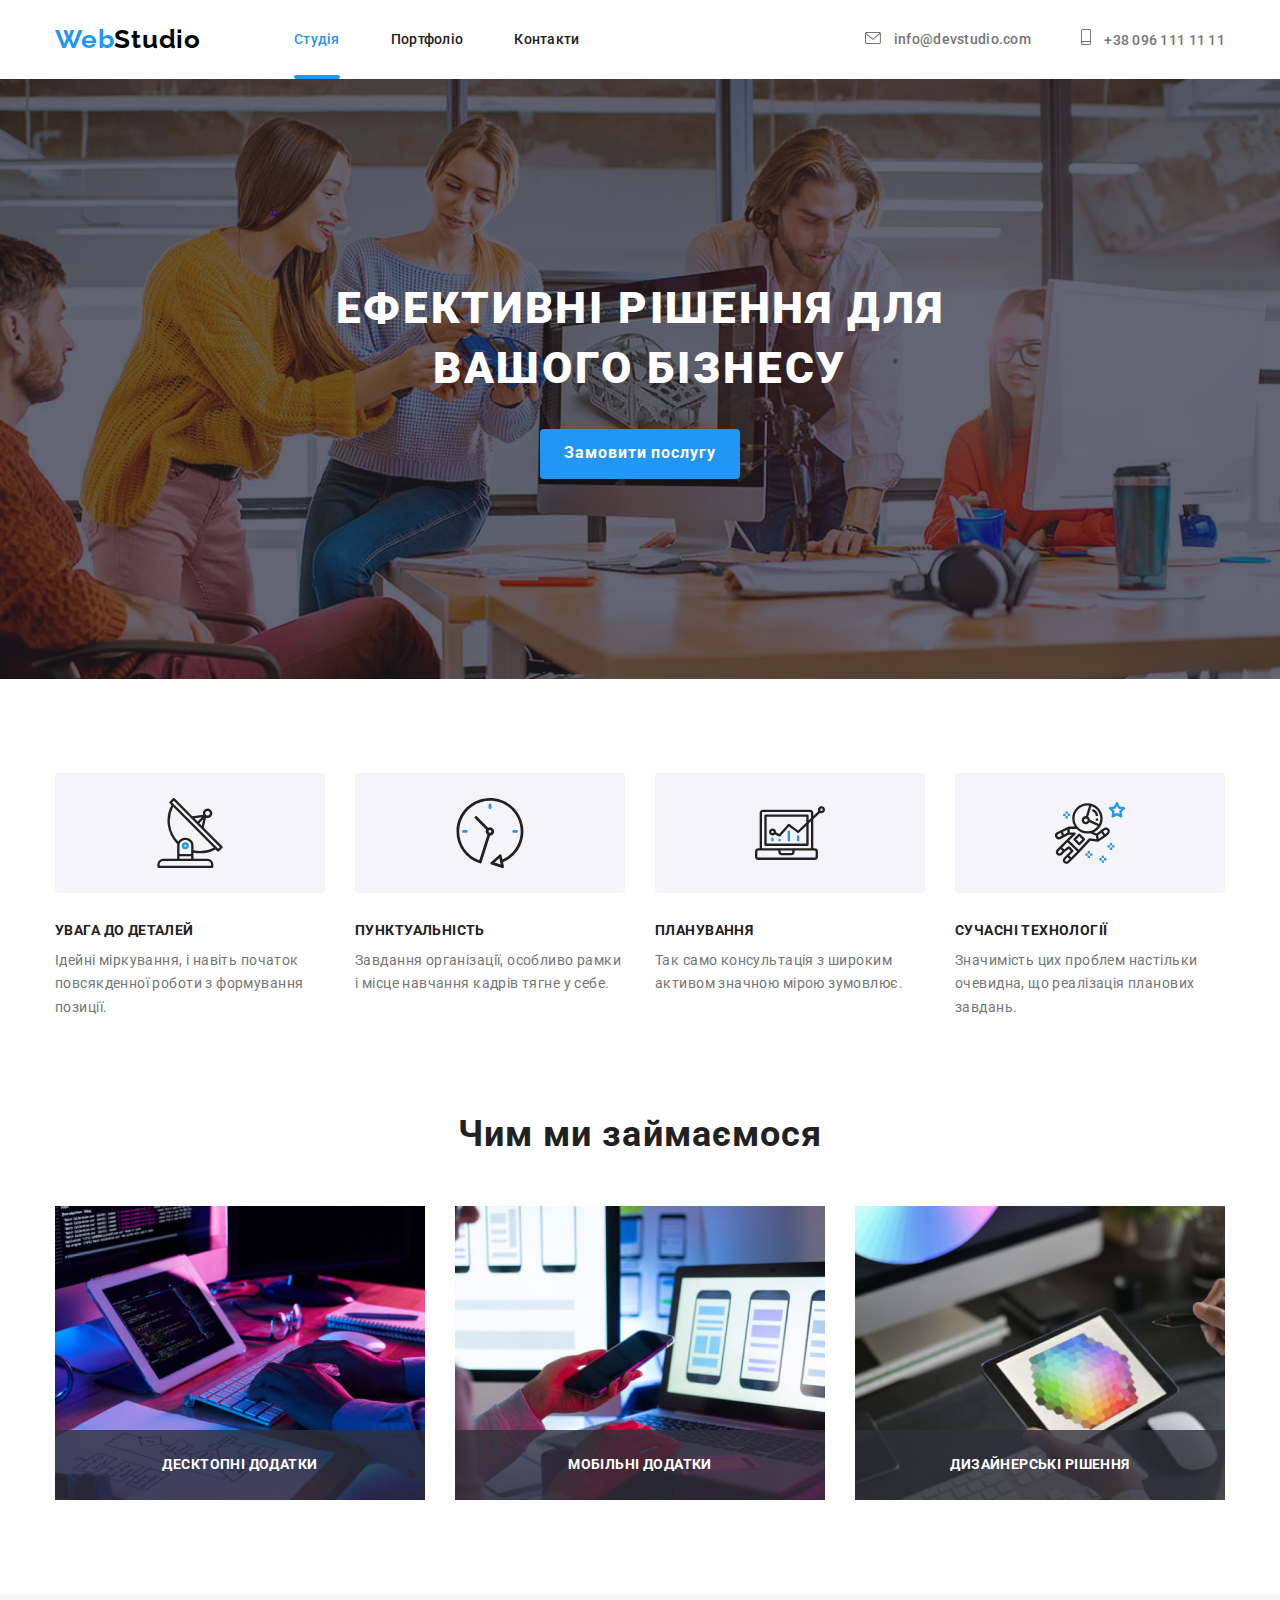
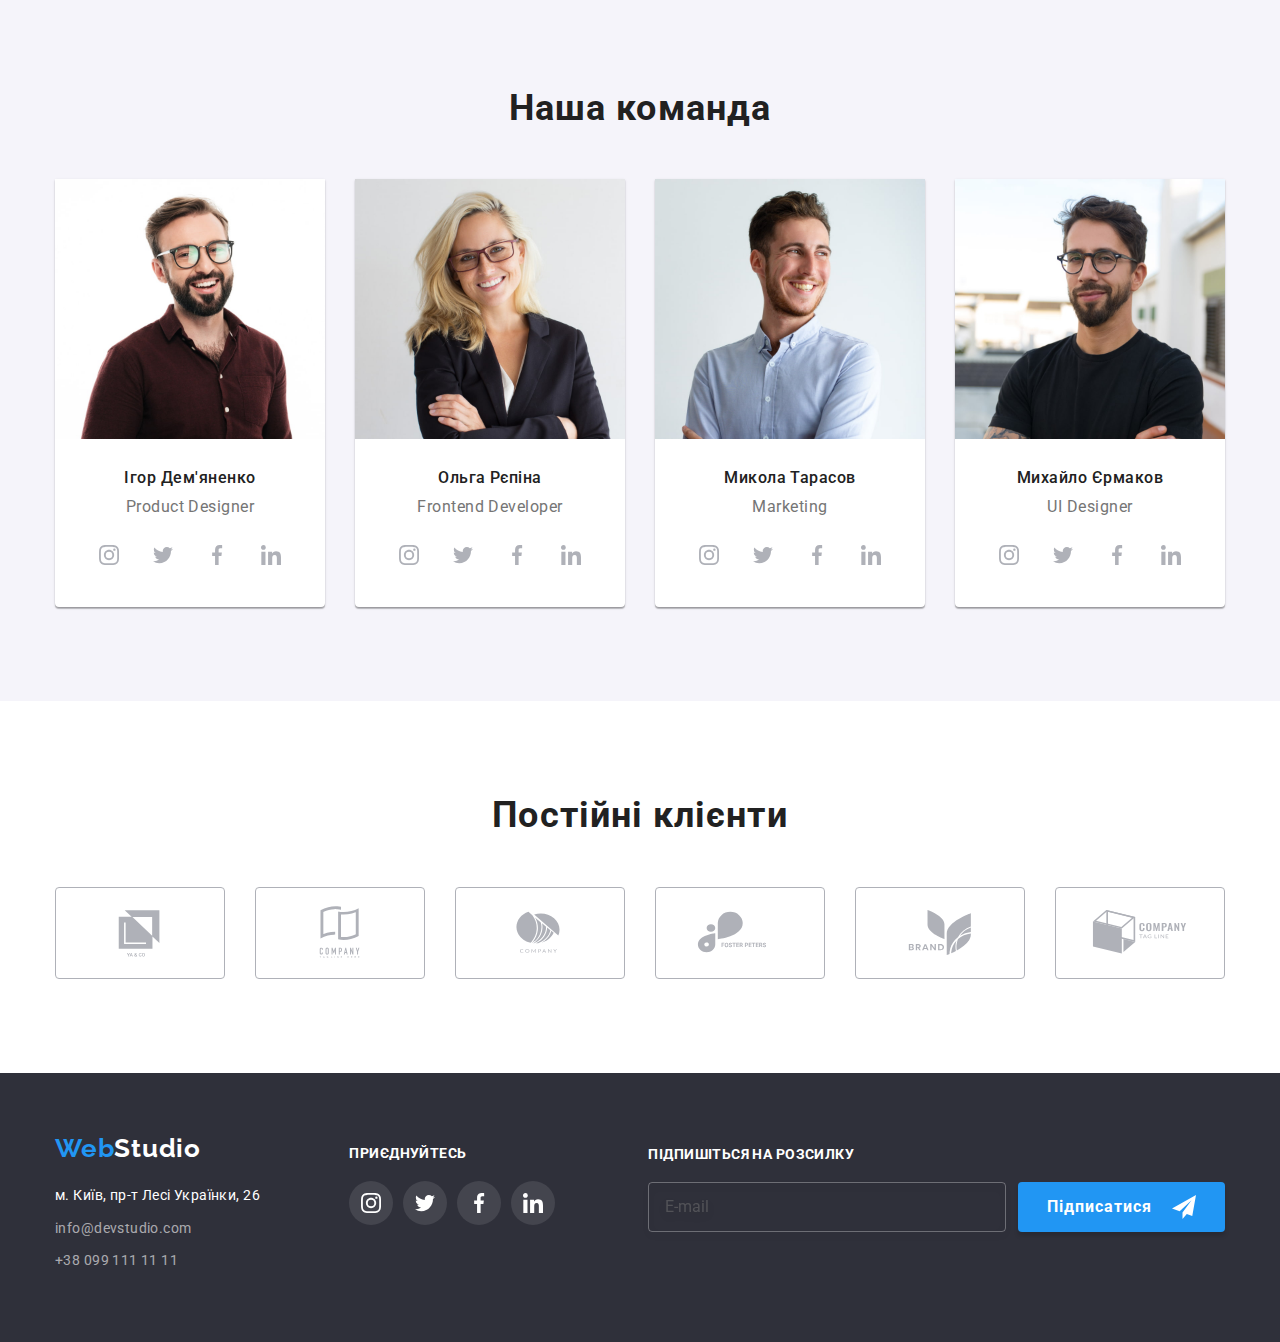
<file: index.html>
<!DOCTYPE html>
<html lang="ru">
  <head>
    <meta charset="UTF-8" />
    <meta http-equiv="X-UA-Compatible" content="IE=edge" />
    <meta name="viewport" content="width=device-width, initial-scale=1.0" />
    <title>Главная</title>
    <link rel="preconnect" href="https://fonts.googleapis.com" />
    <link rel="preconnect" href="https://fonts.gstatic.com" crossorigin />
    <link
      href="https://fonts.googleapis.com/css2?family=Raleway:wght@700&family=Roboto:wght@400;500;700;900&display=swap"
      rel="stylesheet"/>
    <link
      rel="stylesheet"
      href="https://cdnjs.cloudflare.com/ajax/libs/modern-normalize/1.1.0/modern-normalize.min.css"/>
    <link rel="stylesheet" href="./css/main.min.css"/>
   
  </head>

  <body data-page>
    <header class="header">
      <!--header logo-->
      <div class="container header__container">
        <a class="logo" lang="en" href="./index.html">
          <span class="accent">Web</span>Studio</a>
        <button class="menu__btn" type="button" data-menu-open>
            <svg width="40" height="40">
              <use href="./img/icons.svg#mobile-menu"></use>
            </svg>
          </button>
        <nav class="nav">
         <!--header section-->
          <ul class="nav__list list">
            <li class="nav__item">
              <a class="nav__link nav__link-current link" href="./index.html">Студія</a>
            </li>
            <li class="nav__item">
              <a class="nav__link link" href="./portfolio.html">Портфоліо</a>
            </li>
            <li class="nav__item">
              <a class="nav__link link" href="#contacts">Контакти</a>
            </li>
          </ul>
        </nav>
        <!--header contact-->
        <ul class="list nav__adress">
          <li class="nav__adress-list">
            <a class="nav__link nav__link-adress link" href="mailto:info@devstudio.com">
              <svg class="nav__svg" width="16" height="12">
                <use href="./img/icons.svg#email"></use>
              </svg>
              info@devstudio.com
            </a>
          </li>
          <li class="nav__adress-list">
            <a class="nav__link nav__link-adress link" href="tel:+380961111111">
              <svg class="nav__svg" width="10" height="16">
                <use href="./img/icons.svg#smartphone"></use>
              </svg>
              +38 096 111 11 11
            </a>
          </li>
        </ul>
      </div>
    </header>
    <!--Main-content-->
    <main class="main">
      <!--busines section -->
      <section class="hero bg-image-hero section">
        <div class="container hero__conteiner">
          <h1 class="hero__header">Ефективні рішення для вашого бізнесу</h1>
          <button class="btn" type="button" data-modal-open>Замовити послугу</button>
        </div>
      </section>
      <!--description section-->
      <section class="advantage section">
        <div class="container advantage__conteiner">
          <h2 class="visually-hidden">Детали</h2>
          <ul class="list">
            <div class="advantage__list">
              <li class="advantage__list-correct">
                <div class="advantage__icon">
                  <svg width="70" height="70">
                    <use href="./img/icons.svg#antenna"></use>
                  </svg>
                </div>
                <h3 class="advantage__title">УВАГА ДО ДЕТАЛЕЙ</h3>
                <p class="advantage__text">
                  Ідейні міркування, і навіть початок повсякденної роботи з формування позиції.
                </p>
              </li>
              <li class="advantage__list-correct">
                <div class="advantage__icon">
                  <svg width="70" height="70">
                    <use href="./img/icons.svg#clock"></use>
                  </svg>
                </div>
                <h3 class="advantage__title">ПУНКТУАЛЬНІСТЬ</h3>
                <p class="advantage__text">
                  Завдання організації, особливо рамки і місце навчання кадрів тягне у себе.
                </p>
              </li>
              <li class="advantage__list-correct">
                <div class="advantage__icon">
                  <svg width="70" height="70">
                    <use href="./img/icons.svg#diagram"></use>
                  </svg>
                </div>
                <h3 class="advantage__title">ПЛАНУВАННЯ</h3>
                <p class="advantage__text">
                  Так само консультація з широким активом значною мірою зумовлює.
                </p>
              </li>
              <li class="advantage__list-correct">
                <div class="advantage__icon">
                  <svg width="70" height="70">
                    <use href="./img/icons.svg#astronaut"></use>
                  </svg>
                </div>
                <h3 class="advantage__title">СУЧАСНІ ТЕХНОЛОГІЇ</h3>
                <p class="advantage__text">
                  Значимість цих проблем настільки очевидна, що реалізація планових завдань.
                </p>
              </li>
            </div>
          </ul>
        </div>
      </section>
      <!--work section-->
      <section class="work">
        <div class="container centred">
          <h2 class="work__title">Чим ми займаємося</h2>
          <ul class="list work__list">
            <li class="work__cards">
              <img src="./img/img.jpg" alt="Дизайн" width="370" height="294" />
              <div class="work__description">
                <p class="work__description-text">Десктопні додатки</p>
              </div>
            </li>
            <li class="work__cards">
              <img src="./img/img1.jpg" alt="Адаптация" width="370" height="294" />
              <div class="work__description">
                <p class="work__description-text">Мобільні додатки</p>
              </div>
            </li>
            <li class="work__cards">
              <img src="./img/img2.jpg" alt="Код" width="370" height="294" />
              <div class="work__description">
                <p class="work__description-text">Дизайнерські рішення</p>
              </div>
            </li>
          </ul>
        </div>
      </section>
      <!--team section-->
      <section class="team">
        <div class="container centred team__discription-item">
          <h2 class="work__title">Наша команда</h2>
          <ul class="list team__list">
            <li class="team__card-items">
              <img
                class="team__img"
                src="./img/imgTeams.jpg"
                alt="Игорь Демьяненко"
                width="270"
                height="260"/>
              <div class="team__card">
                <h3 class="team__title">Ігор Дем'яненко</h3>
                <p class="team__text">Product Designer</p>
                <ul class="list socials">
                  <li class="sociale-link-list">
                    <a
                      class="link sociale-link"
                      href="https://www.instagram.com/"
                      target="_blank"
                      rel="noreferrer noopener"
                      aria-label="instagram">
                      <svg class="svg-links svg-inst" width="20px" height="20px">
                        <use href="./img/icons.svg#instagram"></use>
                      </svg>
                    </a>
                  </li>
                  <li class="sociale-link-list">
                    <a
                      class="link sociale-link"
                      href="https://twitter.com/"
                      target="_blank"
                      rel="noreferrer noopener"
                      aria-label="twitter">
                      <svg class="svg-links svg-twitter" width="20px" height="20px">
                        <use href="./img/icons.svg#twitter"></use>
                      </svg>
                    </a>
                  </li>
                  <li class="sociale-link-list">
                    <a
                      class="link sociale-link"
                      href="https://www.facebook.com/"
                      target="_blank"
                      rel="noreferrer noopener"
                      aria-label="facebook">
                      <svg class="svg-links svg-facebook" width="20px" height="20px">
                        <use href="./img/icons.svg#facebook"></use>
                      </svg>
                    </a>
                  </li>
                  <li class="sociale-link-list">
                    <a
                      class="link sociale-link"
                      href="https://www.linkedin.com/"
                      target="_blank"
                      rel="noreferrer noopener"
                      aria-label="linkedin">
                      <svg class="svg-links svg-linkedin" width="20px" height="20px">
                        <use href="./img/icons.svg#linkedin"></use>
                      </svg>
                    </a>
                  </li>
                </ul>
              </div>
            </li>
            <li class="team__card-items">
              <img
                class="team-img"
                src="./img/imgTeams1.jpg"
                alt="Ольга Репина"
                width="270"
                height="260"/>
              <div class="team__card">
                <h3 class="team__title">Ольга Рєпіна</h3>
                <p class="team__text">Frontend Developer</p>
                <ul class="list socials">
                  <li class="sociale-link-list">
                    <a
                      class="link sociale-link"
                      href="https://www.instagram.com/"
                      target="_blank"
                      rel="noreferrer noopener"
                      aria-label="instagram">
                      <svg class="svg-links svg-inst" width="20px" height="20px">
                        <use href="./img/icons.svg#instagram"></use>
                      </svg>
                    </a>
                  </li>
                  <li class="sociale-link-list">
                    <a
                      class="link sociale-link"
                      href="https://twitter.com/"
                      target="_blank"
                      rel="noreferrer noopener"
                      aria-label="twitter">
                      <svg class="svg-links svg-twitter" width="20px" height="20px">
                        <use href="./img/icons.svg#twitter"></use>
                      </svg>
                    </a>
                  </li>
                  <li class="sociale-link-list">
                    <a
                      class="link sociale-link"
                      href="https://www.facebook.com/"
                      target="_blank"
                      rel="noreferrer noopener"
                      aria-label="facebook">
                      <svg class="svg-links svg-facebook" width="20px" height="20px">
                        <use href="./img/icons.svg#facebook"></use>
                      </svg>
                    </a>
                  </li>
                  <li class="sociale-link-list">
                    <a
                      class="link sociale-link"
                      href="https://www.linkedin.com/"
                      target="_blank"
                      rel="noreferrer noopener"
                      aria-label="linkedin">
                      <svg class="svg-links svg-linkedin" width="20px" height="20px">
                        <use href="./img/icons.svg#linkedin"></use>
                      </svg>
                    </a>
                  </li>
                </ul>
              </div>
            </li>
            <li class="team__card-items">
              <img
                class="team-img"
                src="./img/imgTeams2.jpg"
                alt="Николай Тарасов"
                width="270"
                height="260"/>
              <div class="team__card">
                <h3 class="team__title">Микола Тарасов</h3>
                <p class="team__text">Marketing</p>
                <ul class="list socials">
                  <li class="sociale-link-list">
                    <a
                      class="link sociale-link"
                      href="https://www.instagram.com/"
                      target="_blank"
                      rel="noreferrer noopener"
                      aria-label="instagram">
                      <svg class="svg-links svg-inst" width="20px" height="20px">
                        <use href="./img/icons.svg#instagram"></use>
                      </svg>
                    </a>
                  </li>
                  <li class="sociale-link-list">
                    <a
                      class="link sociale-link"
                      href="https://twitter.com/"
                      target="_blank"
                      rel="noreferrer noopener"
                      aria-label="twitter">
                      <svg class="svg-links svg-twitter" width="20px" height="20px">
                        <use href="./img/icons.svg#twitter"></use>
                      </svg>
                    </a>
                  </li>
                  <li class="sociale-link-list">
                    <a
                      class="link sociale-link"
                      href="https://www.facebook.com/"
                      target="_blank"
                      rel="noreferrer noopener"
                      aria-label="facebook">
                      <svg class="svg-links svg-facebook" width="20px" height="20px">
                        <use href="./img/icons.svg#facebook"></use>
                      </svg>
                    </a>
                  </li>
                  <li class="sociale-link-list">
                    <a
                      class="link sociale-link"
                      href="https://www.linkedin.com/"
                      target="_blank"
                      rel="noreferrer noopener"
                      aria-label="linkedin">
                      <svg class="svg-links svg-linkedin" width="20px" height="20px">
                        <use href="./img/icons.svg#linkedin"></use>
                      </svg>
                    </a>
                  </li>
                </ul>
              </div>
            </li>
            <li class="team__card-items">
              <img
                class="team-img"
                src="./img/imgTeams3.jpg"
                alt="Михаил Ермаков"
                width="270"
                height="260"/>
              <div class="team__card">
                <h3 class="team__title">Михайло Єрмаков</h3>
                <p class="team__text">UI Designer</p>
                <ul class="list socials">
                  <li class="sociale-link-list">
                    <a
                      class="link sociale-link"
                      href="https://www.instagram.com/"
                      target="_blank"
                      rel="noreferrer noopener"
                      aria-label="instagram">
                      <svg class="svg-links svg-inst" width="20px" height="20px">
                        <use href="./img/icons.svg#instagram"></use>
                      </svg>
                    </a>
                  </li>
                  <li class="sociale-link-list">
                    <a
                      class="link sociale-link"
                      href="https://twitter.com/"
                      target="_blank"
                      rel="noreferrer noopener"
                      aria-label="twitter">
                      <svg class="svg-links svg-twitter" width="20px" height="20px">
                        <use href="./img/icons.svg#twitter"></use>
                      </svg>
                    </a>
                  </li>
                  <li class="sociale-link-list">
                    <a
                      class="link sociale-link"
                      href="https://www.facebook.com/"
                      target="_blank"
                      rel="noreferrer noopener"
                      aria-label="facebook">
                      <svg class="svg-links svg-facebook" width="20px" height="20px">
                        <use href="./img/icons.svg#facebook"></use>
                      </svg>
                    </a>
                  </li>
                  <li class="sociale-link-list">
                    <a
                      class="link sociale-link"
                      href="https://www.linkedin.com/"
                      target="_blank"
                      rel="noreferrer noopener"
                      aria-label="linkedin">
                      <svg class="svg-links svg-linkedin" width="20px" height="20px">
                        <use href="./img/icons.svg#linkedin"></use>
                      </svg>
                    </a>
                  </li>
                </ul>
              </div>
            </li>
          </ul>
        </div>
      </section>
      <!--client section-->
      <section class="client">
        <div class="container centred client__decoration">
          <h2 class="work__title">Постійні клієнти</h2>
          <ul class="list client__decoration-list">
            <li class="client__decoration-item">
              <a
                class="client__sociale-link"
                href=""
                target="_blank"
                rel="noreferrer noopener"
                lang="en"
                aria-label="company1">
                <svg class="client__icons" width="106" height="60">
                  <use href="./img/icons.svg#logo"></use>
                </svg>
              </a>
            </li>
            <li class="client__decoration-item">
              <a
                class="client__sociale-link"
                href=""
                target="_blank"
                rel="noreferrer noopener"
                lang="en"
                aria-label="company1">
                <svg class="client__icons" width="106" height="60">
                  <use href="./img/icons.svg#logo-1"></use>
                </svg>
              </a>
            </li>
            <li class="client__decoration-item">
              <a
                class="client__sociale-link"
                href=""
                target="_blank"
                rel="noreferrer noopener"
                lang="en"
                aria-label="company1">
                <svg class="client__icons" width="106" height="60">
                  <use href="./img/icons.svg#logo-2"></use>
                </svg>
              </a>
            </li>
            <li class="client__decoration-item">
              <a
                class="client__sociale-link"
                href=""
                target="_blank"
                rel="noreferrer noopener"
                lang="en"
                aria-label="company1">
                <svg class="client__icons" width="106" height="60">
                  <use href="./img/icons.svg#logo-3"></use>
                </svg>
              </a>
            </li>
            <li class="client__decoration-item">
              <a
                class="client__sociale-link"
                href=""
                target="_blank"
                rel="noreferrer noopener"
                lang="en"
                aria-label="company1">
                <svg class="client__icons" width="106" height="60">
                  <use href="./img/icons.svg#logo-4"></use>
                </svg>
              </a>
            </li>
            <li class="client__decoration-item">
              <a
                class="client__sociale-link"
                href=""
                target="_blank"
                rel="noreferrer noopener"
                lang="en"
                aria-label="company1">
                <svg class="client__icons" width="106" height="60">
                  <use href="./img/icons.svg#logo-5"></use>
                </svg>
              </a>
            </li>
          </ul>
        </div>
      </section>
    </main>
    <!--Footer section-->
    <footer class="footer">
      <!--footer logo-->
      <div class="container footer__conteiner">
        <div class="footer__left">
          <a class="footer__logo" lang="en" href="/"><span class="accent">Web</span>Studio</a>
          <!--footer contact-->
          <address>
            <p class="footer__text">м. Київ, пр-т Лесі Українки, 26</p>
            <ul class="list">
              <li class="footer__margin">
                <a href="mailto:info@devstudio.com" class="footer__contact-link"
                  >info@devstudio.com</a>
              </li>
              <li class="footer__margin">
                <a href="tel:+380991111111" class="footer__contact-link">+38 099 111 11 11</a>
              </li>
            </ul>
          </address>
        </div>
        <div class="footer__right">
          <p class="footer__advantege-title">приєднуйтесь</p>
          <ul class="list socials">
            <li class="sociale-link-list">
              <a
                class="link footer__sociale-link"
                href="https://www.instagram.com/"
                target="_blank"
                rel="noreferrer noopener"
                aria-label="instagram">
                <svg class="footer__svg-links svg-inst" width="20px" height="20px">
                  <use href="./img/icons.svg#instagram"></use>
                </svg>
              </a>
            </li>
            <li class="sociale-link-list">
              <a
                class="link footer__sociale-link"
                href="https://twitter.com/"
                target="_blank"
                rel="noreferrer noopener"
                aria-label="twitter">
                <svg class="footer__svg-links svg-inst" width="20px" height="20px">
                  <use href="./img/icons.svg#twitter"></use>
                </svg>
              </a>
            </li>
            <li class="sociale-link-list">
              <a
                class="link footer__sociale-link"
                href="https://www.facebook.com/"
                target="_blank"
                rel="noreferrer noopener"
                aria-label="facebook">
                <svg class="footer__svg-links svg-inst" width="20px" height="20px">
                  <use href="./img/icons.svg#facebook"></use>
                </svg>
              </a>
            </li>
            <li class="sociale-link-list">
              <a
                class="link footer__sociale-link"
                href="https://www.linkedin.com/"
                target="_blank"
                rel="noreferrer noopener"
                aria-label="linkedin">
                <svg class="footer__svg-links svg-inst" width="20px" height="20px">
                  <use href="./img/icons.svg#linkedin"></use>
                </svg>
              </a>
            </li>
          </ul>
        </div>
        <form class="subscribe">
          <p class="footer__advantege-title">Підпишіться на розсилку</p>
          <div class="footer__input-email">
            <input class="footer__border" name="user-email" type="email" placeholder="E-mail"  minlength="9"
            maxlength="50"
            required/>
            <button class="btn footer__email-btn">
              Підписатися
              <svg class="footer__btn-icon" width="24" height="24">
                <use href="./img/icons.svg#email-footer"></use>
              </svg>
            </button>
          </div>
        </form>
      </div>
    </footer>
    <!--Modal window-->
    <div class="backdrop is-hidden" data-modal>
      <div class="modal">
        <button class="modal__btn" data-modal-close>
          <svg class="modal__btn-icon" width="18" height="18">
            <use href="./img/icons.svg#icon-close"></use>
          </svg>
        </button>

        <form class="register__form">
          <strong class="register__form-title">Залиште свої дані, ми вам передзвонимо</strong>
          <div class="register__form-group" role="groupe">
            <label class="register__form-wrap">
              <span class="register__form-label">Ім'я</span>
              <input
                class="register__form-input"
                name="user-name"
                type="text"
                placeholder=""
                minlength="3"
                maxlength="30"
                required/>
              <svg class="register__form-icons" width="18" height="18">
                <use href="./img/icons.svg#persona-modal"></use>
              </svg>
            </label>
            <label class="register__form-wrap">
              <span class="register__form-label">Телефон</span>
              <input
                class="register__form-input"
                name="user-contact"
                type="tel"
                placeholder=""
                minlength="10"
                maxlength="13"
                required/>
              <svg class="register__form-icons" width="18" height="18">
                <use href="./img/icons.svg#tel-modal"></use>
              </svg>
            </label>
            <label class="register__form-wrap">
              <span class="register__form-label">Пошта</span>
              <input
                class="register__form-input"
                name="user-email"
                type="email"
                placeholder=""
                minlength="9"
                maxlength="50"
                required/>
              <svg class="register__form-icons" width="18" height="18">
                <use href="./img/icons.svg#email-modal"></use>
              </svg>
            </label>
            <label class="register__form-wrap">
              <span class="register__form-label">Коментар</span>
              <textarea
                class="register__form-messege"
                name="text"
                rows="5"
                id="coment"
                autocomplete="off"
                placeholder="Введіть текст"
              ></textarea>
            </label>
          </div>
          <label class="register__form-agreement">
            <input class="register__checkbox visually-hidden" type="checkbox" name="agreement"  
          required />
            <svg class="register__icon" width="16" height="15">
              <use class="register__icon-uncheck" href="./img/icons.svg#click-modal"></use>
              <use class="register__icon-check" href="./img/icons.svg#click-check"></use>
            </svg>
            <span class="register__form-agriment-text">
              Погоджуюся з розсилкою та приймаю
              <a class="register__form-agreement-link" href="">Умови договору</a>
            </span>
          </label>
          <button class="btn register__form-btn" type="submit">Відправити</button>
        </form>
      </div>
    </div>

    <!--Mobile menu-->
    <div class="menu__overlay" data-menu>
      <div class="menu__container">
         <button class="mobile__menu__btn" type="button" data-menu-close>
            <svg class="mobile__menu__btn__icon" width="40" height="40">
               <use href="./img/icons.svg#mobile-close"></use>
            </svg></button>
         <ul class="list mobile__list__nav ">
            <li><a href="index.html" class="mobile__list__nav__link-current">Студія</a></li>
            <li><a href="portfolio.html" class="mobile__list__nav__link">Портфоліо</a></li>
            <li><a href="" class="mobile__list__nav__link">Контакти</a></li>
         </ul>

         <ul class="list mobile__list__contacts">
            <li>
               <a class="mobile__list__contacts__tel" href="tel:+380961111111">+38 096 111 11 11</a>
            </li>
            <li>
               <a class="mobile__list__contacts__mail" href="mailto:info@devstudio.com">info@devstudio.com</a>
            </li>
         </ul> 

         <ul class="mobile__social__list list">
            <li class="mobile__social__list__item"><a class="mobile__social__list__link" href="">Instagram</a></li>
            <li class="mobile__social__list__item"><a class="mobile__social__list__link" href="">Twitter</a></li>
            <li class="mobile__social__list__item"><a class="mobile__social__list__link" href="">Facebook</a></li>
            <li class="mobile__social__list__item"><a class="mobile__social__list__link" href="">LinkedIn</a></li>
         </ul>
      </div>
   </div>

   <script src="./Js/modal.js"></script>
   <script src="./Js/mobile-menu.js"></script>
  </body>
</html>
</file>
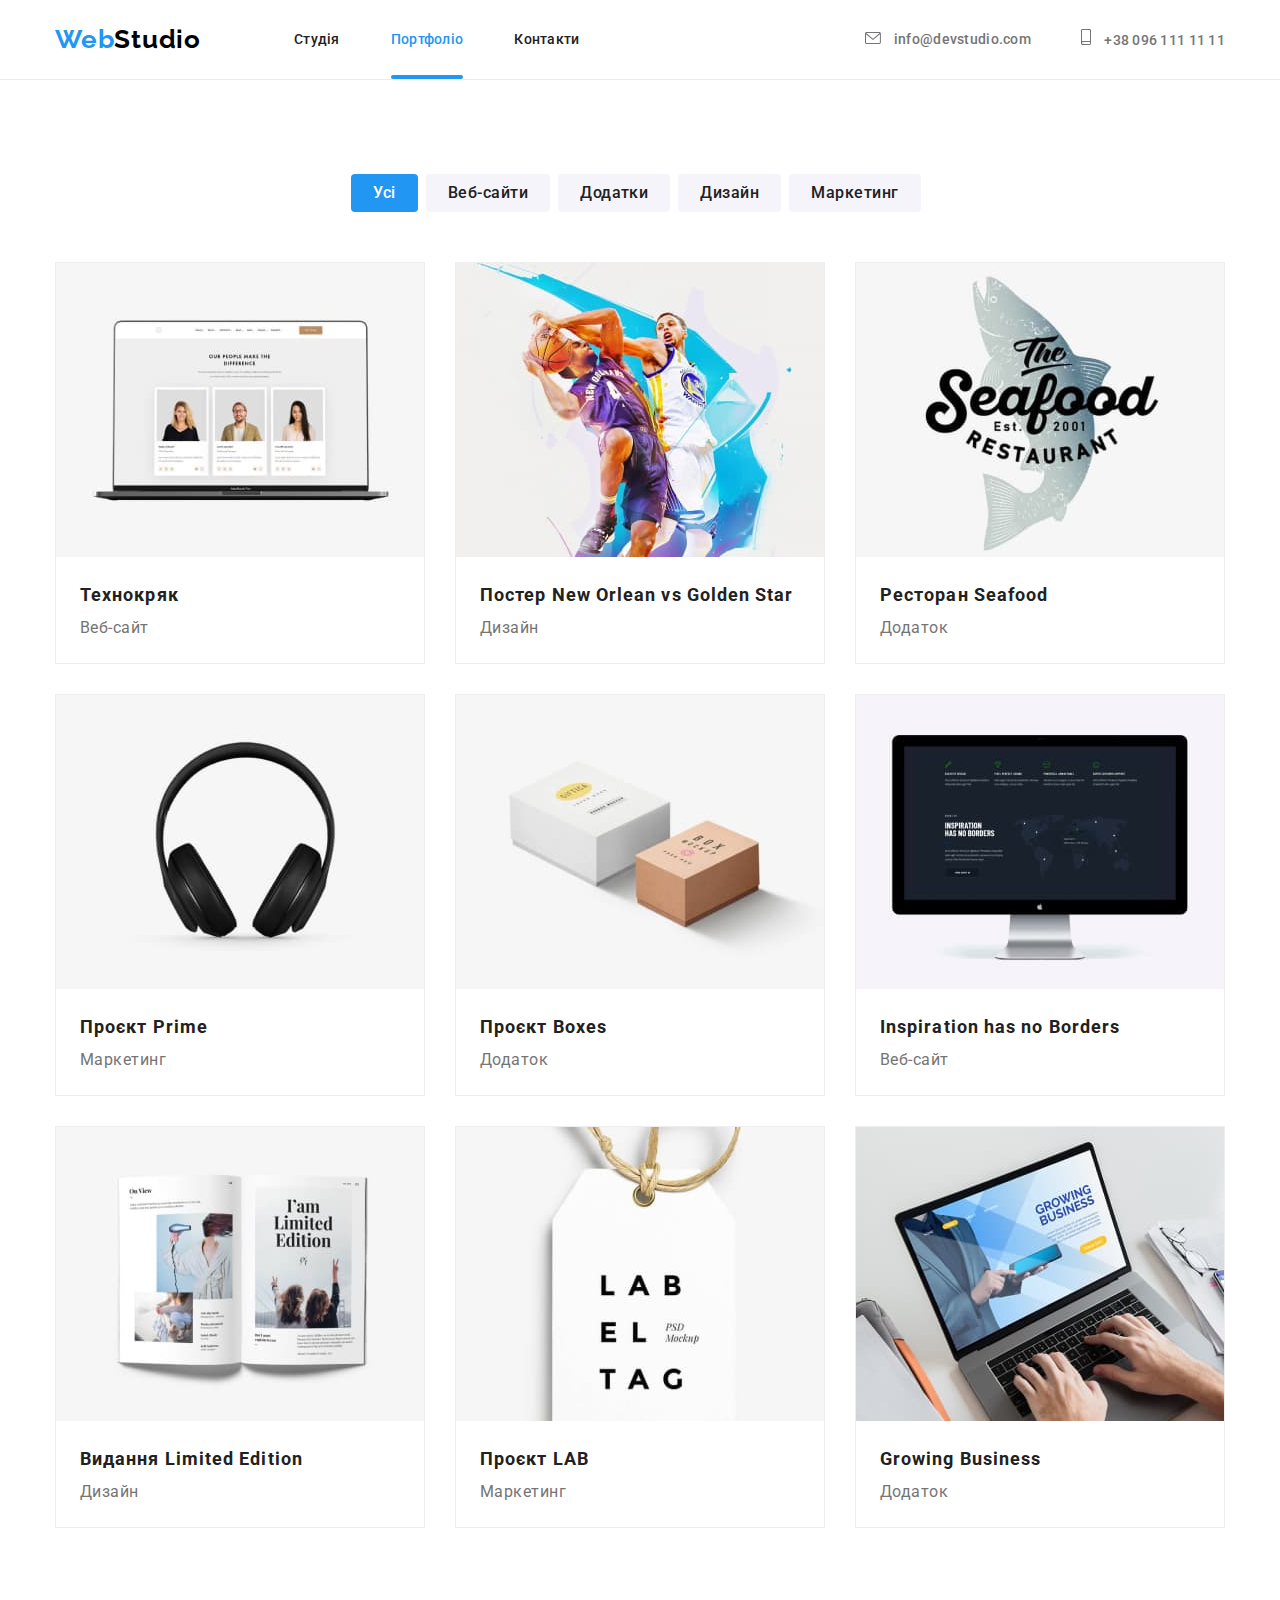
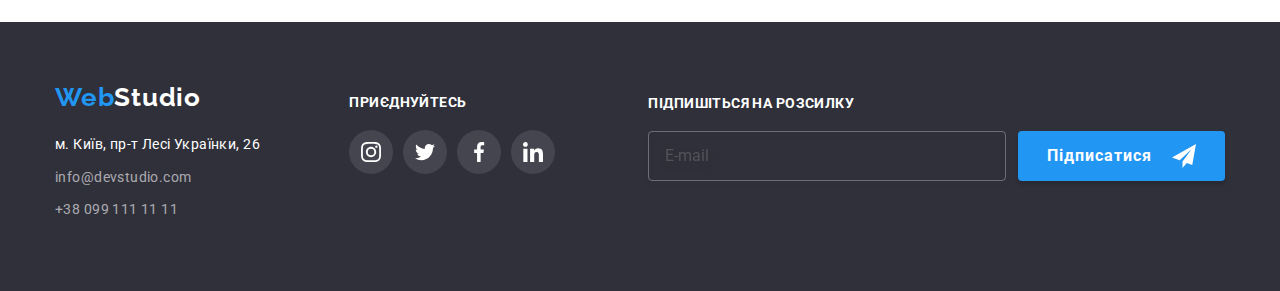
<file: portfolio.html>
<!DOCTYPE html>
<html lang="ru">
  <head>
    <meta charset="UTF-8" />
    <meta http-equiv="X-UA-Compatible" content="IE=edge" />
    <meta name="viewport" content="width=device-width, initial-scale=1.0" />
    <title>Портфолио</title>
    <link rel="preconnect" href="https://fonts.googleapis.com" />
    <link rel="preconnect" href="https://fonts.gstatic.com" crossorigin />
    <link
      href="https://fonts.googleapis.com/css2?family=Raleway:wght@700&family=Roboto:wght@400;500;700;900&display=swap"
      rel="stylesheet"/>
    <link
      rel="stylesheet"
      href="https://cdnjs.cloudflare.com/ajax/libs/modern-normalize/1.1.0/modern-normalize.min.css"/>
    <link rel="stylesheet" href="./css/main.min.css"/>
    
  </head>
  <body data-page>
    <header class="header header__portfolio-line">
    <!--Header section-->
    <div class="container header__container">
      <a class="logo" lang="en" href="./index.html">
        <span class="accent">Web</span>Studio</a>
      <button class="menu__btn" type="button" data-menu-open>
          <svg width="40" height="40">
            <use href="./img/icons.svg#mobile-menu"></use>
          </svg>
        </button>
      <nav class="nav">
       <!--header section-->
        <ul class="nav__list list">
          <li class="nav__item">
            <a class="nav__link link" href="./index.html">Студія</a>
          </li>
          <li class="nav__item">
            <a class="nav__link nav__link-current link" href="./portfolio.html">Портфоліо</a>
          </li>
          <li class="nav__item">
            <a class="nav__link link" href="#contacts">Контакти</a>
          </li>
        </ul>
      </nav>
      <!--header contact-->
      <ul class="list nav__adress">
        <li class="nav__adress-list">
          <a class="nav__link nav__link-adress link" href="mailto:info@devstudio.com">
            <svg class="nav__svg" width="16" height="12">
              <use href="./img/icons.svg#email"></use>
            </svg>
            info@devstudio.com
          </a>
        </li>
        <li class="nav__adress-list">
          <a class="nav__link nav__link-adress link" href="tel:+380961111111">
            <svg class="nav__svg" width="10" height="16">
              <use href="./img/icons.svg#smartphone"></use>
            </svg>
            +38 096 111 11 11
          </a>
        </li>
      </ul>
    </div>
  </header>
    <!--Main-content-->
    <main>
      <!--Main-content-->
      <section class="portfolio">
        <div class="container">
          <h1 class="visually-hidden">Наши роботы</h1>
          <ul class="list portfolio__list">
            <li class="portfolio__btn-li">
              <button class="portfolio__btn portfolio__btn-link" type="button">Усі</button>
            </li>
            <li class="portfolio__btn-li">
              <button class="portfolio__btn" type="button">Веб-сайти</button>
            </li>
            <li class="portfolio__btn-li">
              <button class="portfolio__btn" type="button">Додатки</button>
            </li>
            <li class="portfolio__btn-li">
              <button class="portfolio__btn" type="button">Дизайн</button>
            </li>
            <li class="portfolio__btn-li">
              <button class="portfolio__btn" type="button">Маркетинг</button>
            </li>
          </ul>

          <ul class="list portfolio__list-items">
            <li class="portfolio__items cards-overlay">
              <a href="" class="portfolio__link">
                <div class="portfolio__cards">
                  <img
                    class="portfolio__card"
                    src="./img/img01.jpg"
                    alt="техно"
                    width="370"
                    height="294"/>
                  <div class="overlay">
                    <p class="overlay-text">
                      Ресурс пропонує комплексні пропозиції з різним рівнем функціоналу та сервісів.
                      Все це дозволить відвідувачу отримати вичерпні відомості про компанію чи
                      приватну особу.
                    </p>
                  </div>
                </div>
                <div class="portfolio__discription">
                  <h2 class="portfolio__title">Технокряк</h2>
                  <p class="portfolio__text">Веб-сайт</p>
                </div>
              </a>
            </li>
            <li class="portfolio__items">
              <a href="" class="portfolio__link">
                <div class="portfolio__cards">
                  <img
                    class="portfolio__card"
                    src="./img/img11.jpg"
                    alt="постер"
                    width="370"
                    height="294"/>
                  <div class="overlay">
                    <p class="overlay-text">
                      Ресурс пропонує комплексні пропозиції з різним рівнем функціоналу та сервісів.
                      Все це дозволить відвідувачу отримати вичерпні відомості про компанію чи
                      приватну особу.
                    </p>
                  </div>
                </div>
                <div class="portfolio__discription">
                  <h2 class="portfolio__title">Постер New Orlean vs Golden Star</h2>
                  <p class="portfolio__text">Дизайн</p>
                </div>
              </a>
            </li>
            <li class="portfolio__items">
              <a href="" class="portfolio__link">
                <div class="portfolio__cards">
                  <img
                    class="portfolio__card"
                    src="./img/img21.jpg"
                    alt="ресторан"
                    width="370"
                    height="294"/>
                  <div class="overlay">
                    <p class="overlay-text">
                      Ресурс пропонує комплексні пропозиції з різним рівнем функціоналу та сервісів.
                      Все це дозволить відвідувачу отримати вичерпні відомості про компанію чи
                      приватну особу.
                    </p>
                  </div>
                </div>
                <div class="portfolio__discription">
                  <h2 class="portfolio__title">Ресторан Seafood</h2>
                  <p class="portfolio__text">Додаток</p>
                </div>
              </a>
            </li>
            <li class="portfolio__items">
              <a href="" class="portfolio__link">
                <div class="portfolio__cards">
                  <img
                    class="portfolio__card"
                    src="./img/img31.jpg"
                    alt="наушники"
                    width="370"
                    height="294"/>
                  <div class="overlay">
                    <p class="overlay-text">
                      Ресурс пропонує комплексні пропозиції з різним рівнем функціоналу та сервісів.
                      Все це дозволить відвідувачу отримати вичерпні відомості про компанію чи
                      приватну особу.
                    </p>
                  </div>
                </div>
                <div class="portfolio__discription">
                  <h2 class="portfolio__title">Проєкт Prime</h2>
                  <p class="portfolio__text">Маркетинг</p>
                </div>
              </a>
            </li>
            <li class="portfolio__items">
              <a href="" class="portfolio__link">
                <div class="portfolio__cards">
                  <img
                    class="portfolio__card"
                    src="./img/img41.jpg"
                    alt="коробки"
                    width="370"
                    height="294"/>
                  <div class="overlay">
                    <p class="overlay-text">
                      Ресурс пропонує комплексні пропозиції з різним рівнем функціоналу та сервісів.
                      Все це дозволить відвідувачу отримати вичерпні відомості про компанію чи
                      приватну особу.
                    </p>
                  </div>
                </div>
                <div class="portfolio__discription">
                  <h2 class="portfolio__title">Проєкт Boxes</h2>
                  <p class="portfolio__text">Додаток</p>
                </div>
              </a>
            </li>
            <li class="portfolio__items">
              <a href="" class="portfolio__link">
                <div class="portfolio__cards">
                  <img
                    class="portfolio__card"
                    src="./img/img51.jpg"
                    alt="монитор"
                    width="370"
                    height="294"/>
                  <div class="overlay">
                    <p class="overlay-text">
                      Ресурс пропонує комплексні пропозиції з різним рівнем функціоналу та сервісів.
                      Все це дозволить відвідувачу отримати вичерпні відомості про компанію чи
                      приватну особу.
                    </p>
                  </div>
                </div>
                <div class="portfolio__discription">
                  <h2 class="portfolio__title">Inspiration has no Borders</h2>
                  <p class="portfolio__text">Веб-сайт</p>
                </div>
              </a>
            </li>
            <li class="portfolio__items">
              <a href="" class="portfolio__link">
                <div class="portfolio__cards">
                  <img
                    class="portfolio__card"
                    src="./img/img61.jpg"
                    alt="издание"
                    width="370"
                    height="294"/>
                  <div class="overlay">
                    <p class="overlay-text">
                      Ресурс пропонує комплексні пропозиції з різним рівнем функціоналу та сервісів.
                      Все це дозволить відвідувачу отримати вичерпні відомості про компанію чи
                      приватну особу.
                    </p>
                  </div>
                </div>
                <div class="portfolio__discription">
                  <h2 class="portfolio__title">Видання Limited Edition</h2>
                  <p class="portfolio__text">Дизайн</p>
                </div>
              </a>
            </li>
            <li class="portfolio__items">
              <a href="" class="portfolio__link">
                <div class="portfolio__cards">
                  <img
                    class="portfolio__card"
                    src="./img/img71.jpg"
                    alt="лаб"
                    width="370"
                    height="294"/>
                  <div class="overlay">
                    <p class="overlay-text">
                      Ресурс пропонує комплексні пропозиції з різним рівнем функціоналу та сервісів.
                      Все це дозволить відвідувачу отримати вичерпні відомості про компанію чи
                      приватну особу.
                    </p>
                  </div>
                </div>
                <div class="portfolio__discription">
                  <h2 class="portfolio__title">Проєкт LAB</h2>
                  <p class="portfolio__text">Маркетинг</p>
                </div>
              </a>
            </li>
            <li class="portfolio__items">
              <a href="" class="portfolio__link">
                <div class="portfolio__cards">
                  <img
                    class="portfolio__card"
                    src="./img/img81.jpg"
                    alt="работа"
                    width="370"
                    height="294"/>
                  <div class="overlay">
                    <p class="overlay-text">
                      Ресурс пропонує комплексні пропозиції з різним рівнем функціоналу та сервісів.
                      Все це дозволить відвідувачу отримати вичерпні відомості про компанію чи
                      приватну особу.
                    </p>
                  </div>
                </div>
                <div class="portfolio__discription">
                  <h2 class="portfolio__title">Growing Business</h2>
                  <p class="portfolio__text">Додаток</p>
                </div>
              </a>
            </li>
          </ul>
        </div>
      </section>
    </main>
    <!--Footer section-->
    <footer class="footer">
      <!--footer logo-->
      <div class="container footer__conteiner">
        <div class="footer__left">
          <a class="footer__logo" lang="en" href="/"><span class="accent">Web</span>Studio</a>
          <!--footer contact-->
          <address>
            <p class="footer__text">м. Київ, пр-т Лесі Українки, 26</p>
            <ul class="list">
              <li class="footer__margin">
                <a href="mailto:info@devstudio.com" class="footer__contact-link"
                  >info@devstudio.com</a>
              </li>
              <li class="footer__margin">
                <a href="tel:+380991111111" class="footer__contact-link">+38 099 111 11 11</a>
              </li>
            </ul>
          </address>
        </div>
        <div class="footer__right">
          <p class="footer__advantege-title">приєднуйтесь</p>
          <ul class="list socials">
            <li class="sociale-link-list">
              <a
                class="link footer__sociale-link"
                href="https://www.instagram.com/"
                target="_blank"
                rel="noreferrer noopener"
                aria-label="instagram">
                <svg class="footer__svg-links svg-inst" width="20px" height="20px">
                  <use href="./img/icons.svg#instagram"></use>
                </svg>
              </a>
            </li>
            <li class="sociale-link-list">
              <a
                class="link footer__sociale-link"
                href="https://twitter.com/"
                target="_blank"
                rel="noreferrer noopener"
                aria-label="twitter">
                <svg class="footer__svg-links svg-inst" width="20px" height="20px">
                  <use href="./img/icons.svg#twitter"></use>
                </svg>
              </a>
            </li>
            <li class="sociale-link-list">
              <a
                class="link footer__sociale-link"
                href="https://www.facebook.com/"
                target="_blank"
                rel="noreferrer noopener"
                aria-label="facebook">
                <svg class="footer__svg-links svg-inst" width="20px" height="20px">
                  <use href="./img/icons.svg#facebook"></use>
                </svg>
              </a>
            </li>
            <li class="sociale-link-list">
              <a
                class="link footer__sociale-link"
                href="https://www.linkedin.com/"
                target="_blank"
                rel="noreferrer noopener"
                aria-label="linkedin">
                <svg class="footer__svg-links svg-inst" width="20px" height="20px">
                  <use href="./img/icons.svg#linkedin"></use>
                </svg>
              </a>
            </li>
          </ul>
        </div>
        <form class="subscribe">
          <p class="footer__advantege-title">Підпишіться на розсилку</p>
          <div class="footer__input-email">
            <input class="footer__border" name="user-email" type="email" placeholder="E-mail"  minlength="9"
            maxlength="50"
            required/>
            <button class="btn footer__email-btn">
              Підписатися
              <svg class="footer__btn-icon" width="24" height="24">
                <use href="./img/icons.svg#email-footer"></use>
              </svg>
            </button>
          </div>
        </form>
      </div>
    </footer>
  </body>
</html>
</file>
<file: css/main.min.css>
:root{--main-font: "Roboto", sans-serif;--secondary-font: "Ralewey", sans-serif;--main-txt-cl: #212121;--wight-txt-cl: #ffffff;--secondary-txt-cl: #757575;--accent-txt-cl: #2196f3;--dark-bg-cl: #2f303a;--wight-bg-cl: #f5f4fa;--border-heder-c1: #ececec;--color-svg-links: #afb1b8;--color-svg-bg-footer: rgba(255, 255, 255, 0.1);--btn-hero-hover: #188ce8;--anim-fast: 300ms ease-in-out;--anim-slow: 600ms ease-out}.visually-hidden{position:absolute;white-space:nowrap;width:1px;height:1px;overflow:hidden;border:0;padding:0;clip:rect(0 0 0 0);-webkit-clip-path:inset(50%);clip-path:inset(50%);margin:-1px}.container{margin-left:auto;margin-right:auto;padding-left:15px;padding-right:15px}@media screen and (min-width: 480px){.container{width:480px}}@media screen and (min-width: 768px){.container{width:768px}}@media screen and (min-width: 1200px){.container{width:1200px}}html{-webkit-box-sizing:border-box;box-sizing:border-box}*,*::before,*::after{-webkit-box-sizing:inherit;box-sizing:inherit}body{font-family:var(--main-font);color:var(--main-txt-cl)}.no-scroll{overflow:hidden}h1,h2,h3,h4,h5,h6,p{margin:0px}img{display:block}.link{text-decoration:none;color:currentColor;padding:0px;margin:0px}.list{list-style:none;padding:0px;margin:0px}.btn{min-width:200px;min-height:50px;text-align:center;cursor:pointer;background-color:#2196f3;color:#fff;-webkit-box-shadow:0px 4px 4px rgba(0,0,0,.15);box-shadow:0px 4px 4px rgba(0,0,0,.15);font-family:"Roboto";font-style:normal;font-weight:700;font-size:16px;line-height:1.9;letter-spacing:.06em;border:0;border-radius:4px;-webkit-transition-property:color,background-color;transition-property:color,background-color;-webkit-transition-duration:250ms;transition-duration:250ms;-webkit-transition-timing-function:cubic-bezier(0.4, 0, 0.2, 1);transition-timing-function:cubic-bezier(0.4, 0, 0.2, 1);-webkit-transition-delay:0s;transition-delay:0s}.btn:hover,.btn:focus,.btn:active{background-color:var(--btn-hero-hover)}.centred{text-align:center}.logo{margin-right:93px;text-decoration:none;color:#000;font-family:"Raleway";font-style:normal;font-weight:700;font-size:26px;line-height:1.19;letter-spacing:.03em}.accent{color:#2196f3}.backdrop{position:fixed;top:0;left:0;z-index:1000;display:-webkit-box;display:-ms-flexbox;display:flex;-webkit-box-align:center;-ms-flex-align:center;align-items:center;-webkit-box-pack:center;-ms-flex-pack:center;justify-content:center;width:100%;height:100%;background-color:rgba(0,0,0,.2);-webkit-transition:opacity 300ms ease-out,visibility 300ms ease-out;transition:opacity 300ms ease-out,visibility 300ms ease-out}.backdrop.is-hidden{opacity:0;visibility:hidden;pointer-events:none}.modal{position:absolute;top:50%;left:50%;-webkit-transform:translate(-50%, -50%) scale(1) rotate(0);transform:translate(-50%, -50%) scale(1) rotate(0);width:528px;min-height:580px;padding:40px;background-color:#fff;border-radius:4px;opacity:1;-webkit-transition:opacity 400ms ease-in-out 200ms,-webkit-transform 400ms ease-in-out 200ms;transition:opacity 400ms ease-in-out 200ms,-webkit-transform 400ms ease-in-out 200ms;transition:transform 400ms ease-in-out 200ms,opacity 400ms ease-in-out 200ms;transition:transform 400ms ease-in-out 200ms,opacity 400ms ease-in-out 200ms,-webkit-transform 400ms ease-in-out 200ms}.backdrop.is-hidden .modal{opacity:0;-webkit-transform:translate(-50%, -50%) scale(0.3) rotate(1turn);transform:translate(-50%, -50%) scale(0.3) rotate(1turn)}.modal__btn{position:absolute;top:8px;right:8px;padding:0;display:-webkit-box;display:-ms-flexbox;display:flex;-webkit-box-align:center;-ms-flex-align:center;align-items:center;-webkit-box-pack:center;-ms-flex-pack:center;justify-content:center;width:30px;height:30px;border-radius:50%;border:1px solid rgba(0,0,0,.1);background-color:rgba(0,0,0,0)}.modal__btn-icon{-webkit-transition-property:fill;transition-property:fill;-webkit-transition-duration:250ms;transition-duration:250ms;-webkit-transition-timing-function:cubic-bezier(0.4, 0, 0.2, 1);transition-timing-function:cubic-bezier(0.4, 0, 0.2, 1);-webkit-transition-delay:0s;transition-delay:0s}.modal__btn:focus,.modal__btn:hover,.modal__btn-icon:focus,.modal__btn-icon:hover{cursor:pointer;fill:#2196f3}.register__form{text-align:center}.register__form-title{display:block;margin-bottom:12px;font-family:"Roboto";font-style:normal;font-weight:700;font-size:20px;line-height:1.15;text-align:center;letter-spacing:.03em;color:var(--main-txt-cl)}.register__form-group{margin-bottom:20px}.register__form-wrap{position:relative;display:block;margin-bottom:12px}.register__form-wrap:last-child{margin-bottom:0}.register__form-label{display:block;text-align:left;margin-bottom:4px;color:var(--secondary-txt-cl);font-family:"Roboto";font-weight:400;font-size:12px;line-height:1,16;letter-spacing:.01em}.register__form-input,.register__form-messege{width:100%;height:40px;border:1px solid rgba(33,33,33,.2);border-radius:4px;padding:10px;padding-left:40px;outline:rgba(0,0,0,0);-webkit-transition-duration:250ms;transition-duration:250ms;-webkit-transition-timing-function:cubic-bezier(0.4, 0, 0.2, 1);transition-timing-function:cubic-bezier(0.4, 0, 0.2, 1);-webkit-transition-delay:0s;transition-delay:0s}.register__form-input:hover .register__form-input:focus{border-color:#2196f3;cursor:pointer}.register__form-messege{height:120px;resize:none;padding:12px 16px}.register__form-icons{position:absolute;top:50%;left:12px;-webkit-transition-duration:250ms;transition-duration:250ms;-webkit-transition-timing-function:cubic-bezier(0.4, 0, 0.2, 1);transition-timing-function:cubic-bezier(0.4, 0, 0.2, 1);-webkit-transition-delay:0s;transition-delay:0s}.register__form-wrap:hover .register__form-input,.register__form-wrap:focus-within .register__form-input,.register__form-wrap:hover .register__form-messege,.register__form-wrap:focus-within .register__form-messege{border:1px solid var(--accent-txt-cl);cursor:pointer}.register__form-wrap:hover .register__form-icons,.register__form-wrap:focus-within .register__form-icons{fill:var(--accent-txt-cl)}.register__form-agreement{display:-webkit-box;display:-ms-flexbox;display:flex;-webkit-box-align:center;-ms-flex-align:center;align-items:center;-webkit-box-pack:center;-ms-flex-pack:center;justify-content:center;gap:8px;margin-bottom:30px}.register__form-agriment-text{font-size:14px;-webkit-user-select:none;-moz-user-select:none;-ms-user-select:none;user-select:none;text-underline-position:under}.register__form-agreement-link{color:#2196f3}.register__checkbox:checked+.register__icon .register__icon-uncheck{opacity:0;-webkit-transition-duration:250ms;transition-duration:250ms;-webkit-transition-timing-function:cubic-bezier(0.4, 0, 0.2, 1);transition-timing-function:cubic-bezier(0.4, 0, 0.2, 1);-webkit-transition-delay:0s;transition-delay:0s}.register__icon-check{opacity:0;-webkit-transition-duration:250ms;transition-duration:250ms;-webkit-transition-timing-function:cubic-bezier(0.4, 0, 0.2, 1);transition-timing-function:cubic-bezier(0.4, 0, 0.2, 1);-webkit-transition-delay:0s;transition-delay:0s}.register__checkbox:checked+.register__icon .register__icon-check{opacity:1;background-color:#2196f3}.register__form-btn{-webkit-box-align:center;-ms-flex-align:center;align-items:center;gap:8px}.register__form-agriment-text{font-family:"Roboto";font-weight:400;font-size:14px;line-height:1.7;letter-spacing:.03em;color:#757575}::-webkit-input-placeholder{color:rgba(117,117,117,.5);opacity:1}::-moz-placeholder{color:rgba(117,117,117,.5);opacity:1}:-ms-input-placeholder{color:rgba(117,117,117,.5);opacity:1}::-ms-input-placeholder{color:rgba(117,117,117,.5);opacity:1}::placeholder{color:rgba(117,117,117,.5);opacity:1}.socials{display:-webkit-box;display:-ms-flexbox;display:flex;-webkit-box-align:center;-ms-flex-align:center;align-items:center;-webkit-box-pack:center;-ms-flex-pack:center;justify-content:center;gap:10px}.sociale-link{display:-webkit-box;display:-ms-flexbox;display:flex;-webkit-box-align:center;-ms-flex-align:center;align-items:center;-webkit-box-pack:center;-ms-flex-pack:center;justify-content:center;width:44px;height:44px;border-radius:50%;-webkit-transition-property:background-color,fill;transition-property:background-color,fill;-webkit-transition-duration:250ms;transition-duration:250ms;-webkit-transition-timing-function:cubic-bezier(0.4, 0, 0.2, 1);transition-timing-function:cubic-bezier(0.4, 0, 0.2, 1);-webkit-transition-delay:0s;transition-delay:0s}.svg-links{fill:var(--color-svg-links);-webkit-transition-property:fill;transition-property:fill;-webkit-transition-duration:250ms;transition-duration:250ms;-webkit-transition-timing-function:cubic-bezier(0.4, 0, 0.2, 1);transition-timing-function:cubic-bezier(0.4, 0, 0.2, 1);-webkit-transition-delay:0s;transition-delay:0s}.sociale-link:hover,.sociale-link:focus,.sociale-link:active{background-color:var(--accent-txt-cl);fill:var(--wight-txt-cl)}.sociale-link:hover .svg-links,.sociale-link:focus .svg-links,.sociale-link:active .svg-links{fill:var(--wight-txt-cl)}.footer__advantege-title{padding-left:0;display:inline-block;margin-bottom:20px;text-align:center;font-weight:700;font-size:14px;line-height:16px;letter-spacing:.03em;text-transform:uppercase;color:#fff}.footer__right{width:206px;display:-webkit-box;display:-ms-flexbox;display:flex;-webkit-box-align:baseline;-ms-flex-align:baseline;align-items:baseline;-webkit-box-orient:vertical;-webkit-box-direction:normal;-ms-flex-direction:column;flex-direction:column;padding-top:12px}.footer__sociale-link{display:-webkit-box;display:-ms-flexbox;display:flex;-webkit-box-align:center;-ms-flex-align:center;align-items:center;-webkit-box-pack:center;-ms-flex-pack:center;justify-content:center;width:44px;height:44px;background-color:var(--color-svg-bg-footer);border-radius:50%;-webkit-transition-property:background-color,fill;transition-property:background-color,fill;-webkit-transition-duration:250ms;transition-duration:250ms;-webkit-transition-timing-function:cubic-bezier(0.4, 0, 0.2, 1);transition-timing-function:cubic-bezier(0.4, 0, 0.2, 1);-webkit-transition-delay:0s;transition-delay:0s}.footer__svg-links{fill:var(--wight-txt-cl)}.footer__sociale-link:hover,.footer__sociale-link:focus,.footer__sociale-link:active{background-color:var(--accent-txt-cl);fill:var(--wight-txt-cl)}.footer__sociale-link:hover .footer__svg-links{fill:var(--wight-txt-cl)}.footer__sociale-link:focus .footer__svg-links{fill:var(--wight-txt-cl)}.portfolio__btn{border:none;font-family:"Roboto";font-weight:500;background-color:#f5f4fa;border-radius:4px;cursor:pointer;font-size:16px;padding-top:6px;padding-right:22px;padding-bottom:6px;padding-left:22px;line-height:26px;text-align:center;letter-spacing:.03em;color:#212121;-webkit-transition-property:background-color,color,-webkit-box-shadow;transition-property:background-color,color,-webkit-box-shadow;transition-property:background-color,color,box-shadow;transition-property:background-color,color,box-shadow,-webkit-box-shadow;-webkit-transition-duration:250ms;transition-duration:250ms;-webkit-transition-timing-function:cubic-bezier(0.4, 0, 0.2, 1);transition-timing-function:cubic-bezier(0.4, 0, 0.2, 1);-webkit-transition-delay:0s;transition-delay:0s}.portfolio__btn-li{margin-right:8px}.portfolio__btn-link{font-weight:500;font-size:16px;line-height:26px;text-align:center;letter-spacing:.03em;color:#fff;background:#2196f3}.portfolio__btn:hover,.portfolio__btn:focus,.portfolio__btn:active{background-color:#2196f3;color:#fff;-webkit-box-shadow:0px 3px 1px rgba(0,0,0,.1),0px 1px 2px rgba(0,0,0,.08),0px 2px 2px rgba(0,0,0,.12);box-shadow:0px 3px 1px rgba(0,0,0,.1),0px 1px 2px rgba(0,0,0,.08),0px 2px 2px rgba(0,0,0,.12)}.menu__btn{margin-left:auto;display:-webkit-inline-box;display:-ms-inline-flexbox;display:inline-flex;-webkit-box-align:center;-ms-flex-align:center;align-items:center;-webkit-box-pack:center;-ms-flex-pack:center;justify-content:center;width:40px;height:40px;padding:0;background-color:rgba(0,0,0,0);border:none;cursor:pointer}@media screen and (min-width: 768px){.menu__btn{display:none}}.menu__overlay .menu__btn{position:absolute;top:48px;right:30px}.menu__overlay{position:fixed;top:0;right:0;width:100%;height:100%;opacity:0;visibility:hidden;pointer-events:none;-webkit-transition:opacity 250ms cubic-bezier(0.4, 0, 0.2, 1),visibility 250ms cubic-bezier(0.4, 0, 0.2, 1);transition:opacity 250ms cubic-bezier(0.4, 0, 0.2, 1),visibility 250ms cubic-bezier(0.4, 0, 0.2, 1)}@media screen and (min-width: 768px){.menu__overlay{display:none}}.menu__overlay.is-open{opacity:1;pointer-events:initial;visibility:visible}.menu__container{display:-webkit-box;display:-ms-flexbox;display:flex;-webkit-box-pack:center;-ms-flex-pack:center;justify-content:center;-webkit-box-orient:vertical;-webkit-box-direction:normal;-ms-flex-direction:column;flex-direction:column;margin-left:auto;max-width:100%;height:100%;padding:48px 40px;background-color:#fff;-webkit-transform:translateX(100%);transform:translateX(100%);-webkit-transition:-webkit-transform 250ms cubic-bezier(0.4, 0, 0.2, 1);transition:-webkit-transform 250ms cubic-bezier(0.4, 0, 0.2, 1);transition:transform 250ms cubic-bezier(0.4, 0, 0.2, 1);transition:transform 250ms cubic-bezier(0.4, 0, 0.2, 1), -webkit-transform 250ms cubic-bezier(0.4, 0, 0.2, 1)}.menu__overlay.is-open .menu__container{-webkit-transform:translateX(0);transform:translateX(0)}.mobile__menu__btn{position:absolute;top:10px;right:15px;display:-webkit-inline-box;display:-ms-inline-flexbox;display:inline-flex;-webkit-box-align:center;-ms-flex-align:center;align-items:center;-webkit-box-pack:center;-ms-flex-pack:center;justify-content:center;width:40px;height:40px;border:none;background-color:rgba(0,0,0,0);cursor:pointer}.mobile__menu__btn__icon{-webkit-transition-property:fill;transition-property:fill;-webkit-transition-duration:250ms;transition-duration:250ms;-webkit-transition-timing-function:cubic-bezier(0.4, 0, 0.2, 1);transition-timing-function:cubic-bezier(0.4, 0, 0.2, 1);-webkit-transition-delay:0s;transition-delay:0s}.mobile__menu__btn:hover .mobile__menu__btn__icon,.mobile__menu__btn:focus .mobile__menu__btn__icon{fill:var(--accent-txt-cl)}.mobile__list__nav{display:-webkit-box;display:-ms-flexbox;display:flex;-webkit-box-orient:vertical;-webkit-box-direction:normal;-ms-flex-direction:column;flex-direction:column;margin-bottom:auto;gap:32px}.mobile__list__nav__link{font-family:"Roboto";font-style:normal;font-weight:500;font-size:40px;line-height:47px;text-decoration:none;letter-spacing:.02em;color:#212121}.mobile__list__nav__link:hover,.mobile__list__nav__link:focus{color:var(--accent-txt-cl)}.mobile__list__nav__link-current{font-family:"Roboto";font-weight:500;font-size:40px;line-height:1.17;letter-spacing:.02em;text-decoration:none;color:var(--accent-txt-cl)}.mobile__list__contacts{display:-webkit-box;display:-ms-flexbox;display:flex;-webkit-box-orient:vertical;-webkit-box-direction:normal;-ms-flex-direction:column;flex-direction:column;gap:32px;margin-bottom:64px}.mobile__list__contacts__tel{font-family:"Roboto";font-size:28px;line-height:100%;letter-spacing:2%;text-decoration:none;color:var(--accent-txt-cl)}@media screen and (min-width: 480px){.mobile__list__contacts__tel{font-size:34px}}.mobile__list__contacts__mail{font-family:"Roboto";font-size:24px;line-height:28px;line-height:100%;letter-spacing:2%;text-decoration:none;color:#757575}.mobile__social__list{display:-webkit-inline-box;display:-ms-inline-flexbox;display:inline-flex;gap:10px}.mobile__social__list__link{font-family:"Roboto";font-size:12px;line-height:22px;letter-spacing:2%;text-decoration:none;color:var(--accent-txt-cl)}@media screen and (min-width: 480px){.mobile__social__list__link{font-size:18px}}.mobile__social__list__item:not(:last-child){display:-webkit-box;display:-ms-flexbox;display:flex;gap:10px}.mobile__social__list__item:not(:last-child)::after{content:"";display:block;width:1px;background-color:rgba(33,33,33,.2)}.header{background-color:#fff;padding-top:24px;padding-bottom:24px}.header__portfolio-line{border-bottom:1px solid var(--border-heder-c1)}.header__container{display:-webkit-box;display:-ms-flexbox;display:flex;-webkit-box-align:center;-ms-flex-align:center;align-items:center}.nav__item{margin-right:51px}.nav__list{display:-webkit-box;display:-ms-flexbox;display:flex;-webkit-box-align:center;-ms-flex-align:center;align-items:center;list-style:none;font-weight:500;letter-spacing:0,2em}.link:hover{color:#2196f3}.nav__link{font-weight:500;font-size:14px;line-height:1.14;letter-spacing:.02em;color:#212121;padding-top:32px;padding-bottom:32px;-webkit-transition-property:color;transition-property:color;-webkit-transition-duration:250ms;transition-duration:250ms;-webkit-transition-timing-function:cubic-bezier(0.4, 0, 0.2, 1);transition-timing-function:cubic-bezier(0.4, 0, 0.2, 1);-webkit-transition-delay:0s;transition-delay:0s}.nav__link-current{position:relative;color:var(--accent-txt-cl)}.nav__link-current::after{position:absolute;bottom:0;left:0;content:"";display:block;width:100%;height:4px;background:#2196f3;border-radius:2px}.nav__link-current::after:hover,.nav__link-current::after:focus,.nav__link-current::after:active{color:var(--accent-txt-cl)}.nav__svg{fill:currentColor;margin-right:10px;-webkit-transition-property:fill;transition-property:fill;-webkit-transition-duration:250ms;transition-duration:250ms;-webkit-transition-timing-function:cubic-bezier(0.4, 0, 0.2, 1);transition-timing-function:cubic-bezier(0.4, 0, 0.2, 1);-webkit-transition-delay:0s;transition-delay:0s}.nav__svg:hover,.nav__svg:focus{fill:var(--accent-text-color)}.nav__adress{display:-webkit-box;display:-ms-flexbox;display:flex;-webkit-box-align:center;-ms-flex-align:center;align-items:center;margin-left:auto;margin-right:0;gap:50px}.nav__link-adress{text-decoration:none;color:#757575;font-style:normal;cursor:pointer;font-weight:500;font-size:14px;line-height:1.14;letter-spacing:.02em;-webkit-transition-duration:250ms;transition-duration:250ms;-webkit-transition-timing-function:cubic-bezier(0.4, 0, 0.2, 1);transition-timing-function:cubic-bezier(0.4, 0, 0.2, 1);-webkit-transition-delay:0s;transition-delay:0s}.advantage,.team,.portfolio{padding-top:60px;padding-bottom:60px}@media screen and (min-width: 1200px){.advantage,.team,.portfolio{padding-top:94px;padding-bottom:94px}}.advantage__list{display:-webkit-box;display:-ms-flexbox;display:flex;-ms-flex-wrap:wrap;flex-wrap:wrap}.advantage__list-correct{width:270px;margin-right:30px}@media screen and (min-width: 480px){.advantage__list-correct{width:450px}}@media screen and (min-width: 768px){.advantage__list-correct{width:354px}}@media screen and (min-width: 1200px){.advantage__list-correct{width:270px}}.advantage__list-correct:last-child{margin-right:0px}.advantage__icon{-webkit-box-align:center;-ms-flex-align:center;align-items:center;-webkit-box-pack:center;-ms-flex-pack:center;justify-content:center;display:-webkit-box;display:-ms-flexbox;display:flex;height:120px;margin-bottom:30px;background:#f5f4fa;border-radius:4px}@media screen and (min-width: 480px){.advantage__icon{width:450px}}@media screen and (min-width: 768px){.advantage__icon{width:354px}}@media screen and (min-width: 1200px){.advantage__icon{width:270px}}.advantage__title{margin-bottom:10px;font-weight:700;font-size:14px;line-height:1.14;letter-spacing:.03em;color:#212121;text-transform:uppercase}@media screen and (min-width: 480px){.advantage__title{text-align:center}}@media screen and (min-width: 768px){.advantage__title{text-align:left}}.advantage__text{font-size:14px;line-height:1.7;letter-spacing:.03em;color:#757575}.hero{padding-top:200px;padding-bottom:200px}.hero{background-color:#2f303a;text-align:center}.bg-image-hero{max-width:1600px;margin-left:auto;margin-right:auto;background-repeat:no-repeat;background-image:-webkit-gradient(linear, left top, right top, from(rgba(47, 48, 58, 0.4)), to(rgba(47, 48, 58, 0.4))),url(../img/header-bg/Img.png);background-image:linear-gradient(to right, rgba(47, 48, 58, 0.4), rgba(47, 48, 58, 0.4)),url(../img/header-bg/Img.png);background-position:center}.hero__header{width:696px;margin-left:auto;margin-right:auto;margin-bottom:30px}@media screen and (min-width: 1200px){.hero__header{font-size:44px;line-height:1.37}}.hero__container{text-align:center}.hero__header{color:#fff;font-weight:900;font-size:44px;line-height:1.36;letter-spacing:.06em;text-transform:uppercase}.work{padding-bottom:94px}.work__title{margin-bottom:50px;font-weight:700;font-size:36px;line-height:1.16;text-align:center;letter-spacing:.03em;color:#212121}.work__list{display:-webkit-box;display:-ms-flexbox;display:flex;-webkit-box-pack:justify;-ms-flex-pack:justify;justify-content:space-between;list-style:none}.work__cards{position:relative}.work__description{position:absolute;bottom:0;display:-webkit-box;display:-ms-flexbox;display:flex;-webkit-box-pack:center;-ms-flex-pack:center;justify-content:center;-webkit-box-align:center;-ms-flex-align:center;align-items:center;width:100%;height:70px;background-color:rgba(47,48,58,.8)}.work__description-text{font-weight:700;font-size:14px;line-height:1.14;text-align:center;letter-spacing:.03em;text-transform:uppercase;color:#fff}.team{background:#f5f4fa}.team__card-items{width:270px;margin-right:30px;-webkit-box-shadow:0px 1px 3px rgba(0,0,0,.12),0px 1px 1px rgba(0,0,0,.14),0px 2px 1px rgba(0,0,0,.2);box-shadow:0px 1px 3px rgba(0,0,0,.12),0px 1px 1px rgba(0,0,0,.14),0px 2px 1px rgba(0,0,0,.2);border-radius:0px 0px 4px 4px;background-color:#fff}.team__card-items:last-child{margin-right:0px}.team__card{padding-top:30px;padding-bottom:30px}.team__list{list-style:none;display:-webkit-box;display:-ms-flexbox;display:flex}.team__title{margin-bottom:10px;font-weight:500;font-size:16px;line-height:1.18;text-align:center;letter-spacing:.03em;color:#212121}.team__text{margin-bottom:16px;font-size:16px;line-height:1.18;text-align:center;letter-spacing:.03em;color:#757575}.client__decoration{padding-top:94px;padding-bottom:94px}.client__decoration-list{display:-webkit-box;display:-ms-flexbox;display:flex;-webkit-box-align:center;-ms-flex-align:center;align-items:center;-webkit-box-pack:center;-ms-flex-pack:center;justify-content:center;gap:30px}.client__decoration-item{width:170px;height:92px;-webkit-box-align:center;-ms-flex-align:center;align-items:center;-webkit-box-pack:center;-ms-flex-pack:center;justify-content:center;display:-webkit-box;display:-ms-flexbox;display:flex;background-color:#fff}.client__sociale-link{display:-webkit-box;display:-ms-flexbox;display:flex;-webkit-box-align:center;-ms-flex-align:center;align-items:center;-webkit-box-pack:center;-ms-flex-pack:center;justify-content:center;width:170px;height:92px;gap:30px;fill:#afb1b8;border:1px solid #afb1b8;border-radius:4px;-webkit-transition-property:fill,border-color;transition-property:fill,border-color;-webkit-transition-duration:250ms;transition-duration:250ms;-webkit-transition-timing-function:cubic-bezier(0.4, 0, 0.2, 1);transition-timing-function:cubic-bezier(0.4, 0, 0.2, 1);-webkit-transition-delay:0s;transition-delay:0s}.client__sociale-link:hover,.client__sociale-link:focus,.client__sociale-link:active{border-color:var(--accent-txt-cl);fill:var(--accent-txt-cl)}.footer{background:#2f303a;padding-top:60px;padding-bottom:60px}.footer__conteiner{display:-webkit-box;display:-ms-flexbox;display:flex}.footer__left{display:-webkit-box;display:-ms-flexbox;display:flex;width:300px;margin-right:0px;-webkit-box-orient:vertical;-webkit-box-direction:normal;-ms-flex-direction:column;flex-direction:column}.footer__logo{display:-webkit-box;display:-ms-flexbox;display:flex;margin-bottom:20px;color:#fff;text-decoration:none;font-family:"Raleway";font-style:normal;font-weight:700;font-size:26px;line-height:1.19;letter-spacing:.03em}.footer__text{margin-bottom:9px;font-style:normal;font-size:14px;line-height:1.7;letter-spacing:.03em;color:#fff}.footer__contact-link{text-decoration:none;font-style:normal;font-weight:400;font-size:14px;line-height:1.7;letter-spacing:.03em;color:rgba(255,255,255,.6);-webkit-transition-property:color;transition-property:color;-webkit-transition-duration:250ms;transition-duration:250ms;-webkit-transition-timing-function:cubic-bezier(0.4, 0, 0.2, 1);transition-timing-function:cubic-bezier(0.4, 0, 0.2, 1);-webkit-transition-delay:0s;transition-delay:0s}.footer__contact-link:hover,.footer__contact-link:focus,.footer__contact-link:active{color:#2196f3}.footer__margin{margin-bottom:9px}.subscribe{display:block;padding-top:12px;margin-left:93px}.footer__input-email{display:-webkit-box;display:-ms-flexbox;display:flex;gap:12px}.footer__border{width:358px;border:1px solid rgba(255,255,255,.3);-webkit-filter:drop-shadow(0px 4px 4px rgba(0, 0, 0, 0.15));filter:drop-shadow(0px 4px 4px rgba(0, 0, 0, 0.15));outline:rgba(0,0,0,0);border-radius:4px;background-color:rgba(0,0,0,0);padding:15px 16px;color:var(--color-svg-links);-webkit-transition-property:border;transition-property:border;-webkit-transition-duration:250ms;transition-duration:250ms;-webkit-transition-timing-function:cubic-bezier(0.4, 0, 0.2, 1);transition-timing-function:cubic-bezier(0.4, 0, 0.2, 1);-webkit-transition-delay:0s;transition-delay:0s}.footer__border:hover,.footer__border:focus{border:1px solid var(--accent-txt-cl)}.footer__btn-icon{fill:var(--wight-txt-cl);margin-left:10px}.footer__email-btn{padding:10px 28px;display:-webkit-box;display:-ms-flexbox;display:flex;gap:10px;-webkit-box-align:center;-ms-flex-align:center;align-items:center;margin:0;padding:10px 29px;cursor:pointer}.portfolio__list{display:-webkit-box;display:-ms-flexbox;display:flex;list-style:none;-webkit-box-pack:center;-ms-flex-pack:center;justify-content:center;margin-bottom:50px}.portfolio__cards{position:relative;overflow:hidden}.overlay{position:absolute;top:0;left:0;-webkit-transform:translateY(100%);transform:translateY(100%);display:-webkit-box;display:-ms-flexbox;display:flex;-webkit-box-align:center;-ms-flex-align:center;align-items:center;-webkit-box-pack:center;-ms-flex-pack:center;justify-content:center;width:100%;height:100%;padding:40px 5px;background-color:rgba(33,150,243,.9);-webkit-backdrop-filter:blur(3px);backdrop-filter:blur(3px);-webkit-transition:-webkit-transform 800ms ease-in-out;transition:-webkit-transform 800ms ease-in-out;transition:transform 800ms ease-in-out;transition:transform 800ms ease-in-out, -webkit-transform 800ms ease-in-out}.portfolio__link:hover .overlay{-webkit-transform:translate(0);transform:translate(0)}.overlay-text{padding:60px 24px;font-weight:400;font-size:18px;line-height:1.625;letter-spacing:.03em;color:#fff}.portfolio__link{text-decoration:none}.portfolio__title{font-weight:700;font-size:18px;line-height:2;letter-spacing:.06em;color:#212121}.portfolio__text{font-size:16px;line-height:30px;letter-spacing:.03em;color:#757575}.portfolio__items{width:370px;margin-right:30px;margin-bottom:30px;border:1px solid #eee;-webkit-transition-property:-webkit-box-shadow;transition-property:-webkit-box-shadow;transition-property:box-shadow;transition-property:box-shadow, -webkit-box-shadow;-webkit-transition-duration:250ms;transition-duration:250ms;-webkit-transition-timing-function:cubic-bezier(0.4, 0, 0.2, 1);transition-timing-function:cubic-bezier(0.4, 0, 0.2, 1);-webkit-transition-delay:0s;transition-delay:0s}.portfolio__items:nth-child(3n){margin-right:0px}.portfolio__items:nth-last-child(-n+3){margin-bottom:0px}.portfolio__discription{padding-top:20px;padding-right:24px;padding-bottom:20px;padding-left:24px}.portfolio__list-items{display:-webkit-box;display:-ms-flexbox;display:flex;-ms-flex-wrap:wrap;flex-wrap:wrap}.portfolio__items:hover,.portfolio__items:active,.portfolio__items:focus{-webkit-box-shadow:0px 1px 1px rgba(0,0,0,.12),0px 4px 4px rgba(0,0,0,.06),1px 4px 6px rgba(0,0,0,.16);box-shadow:0px 1px 1px rgba(0,0,0,.12),0px 4px 4px rgba(0,0,0,.06),1px 4px 6px rgba(0,0,0,.16)}/*# sourceMappingURL=main.min.css.map */
</file>
